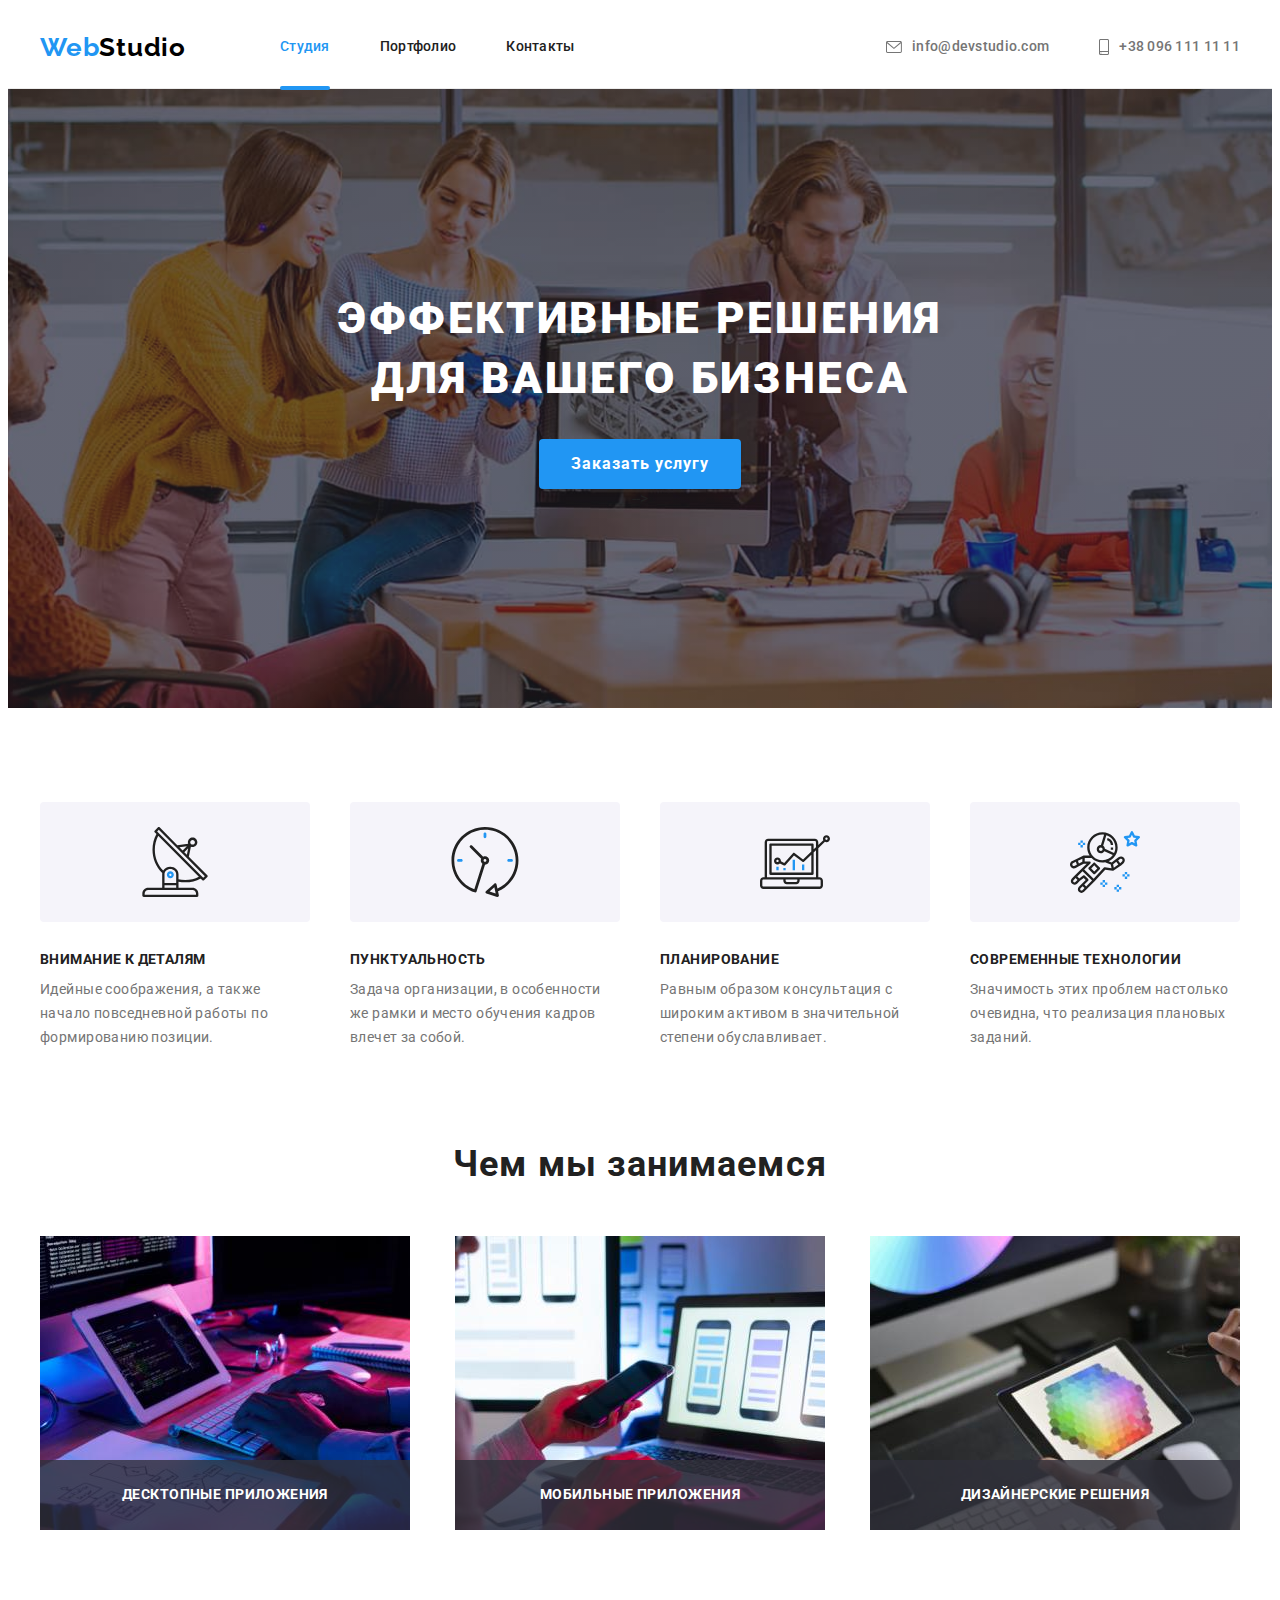
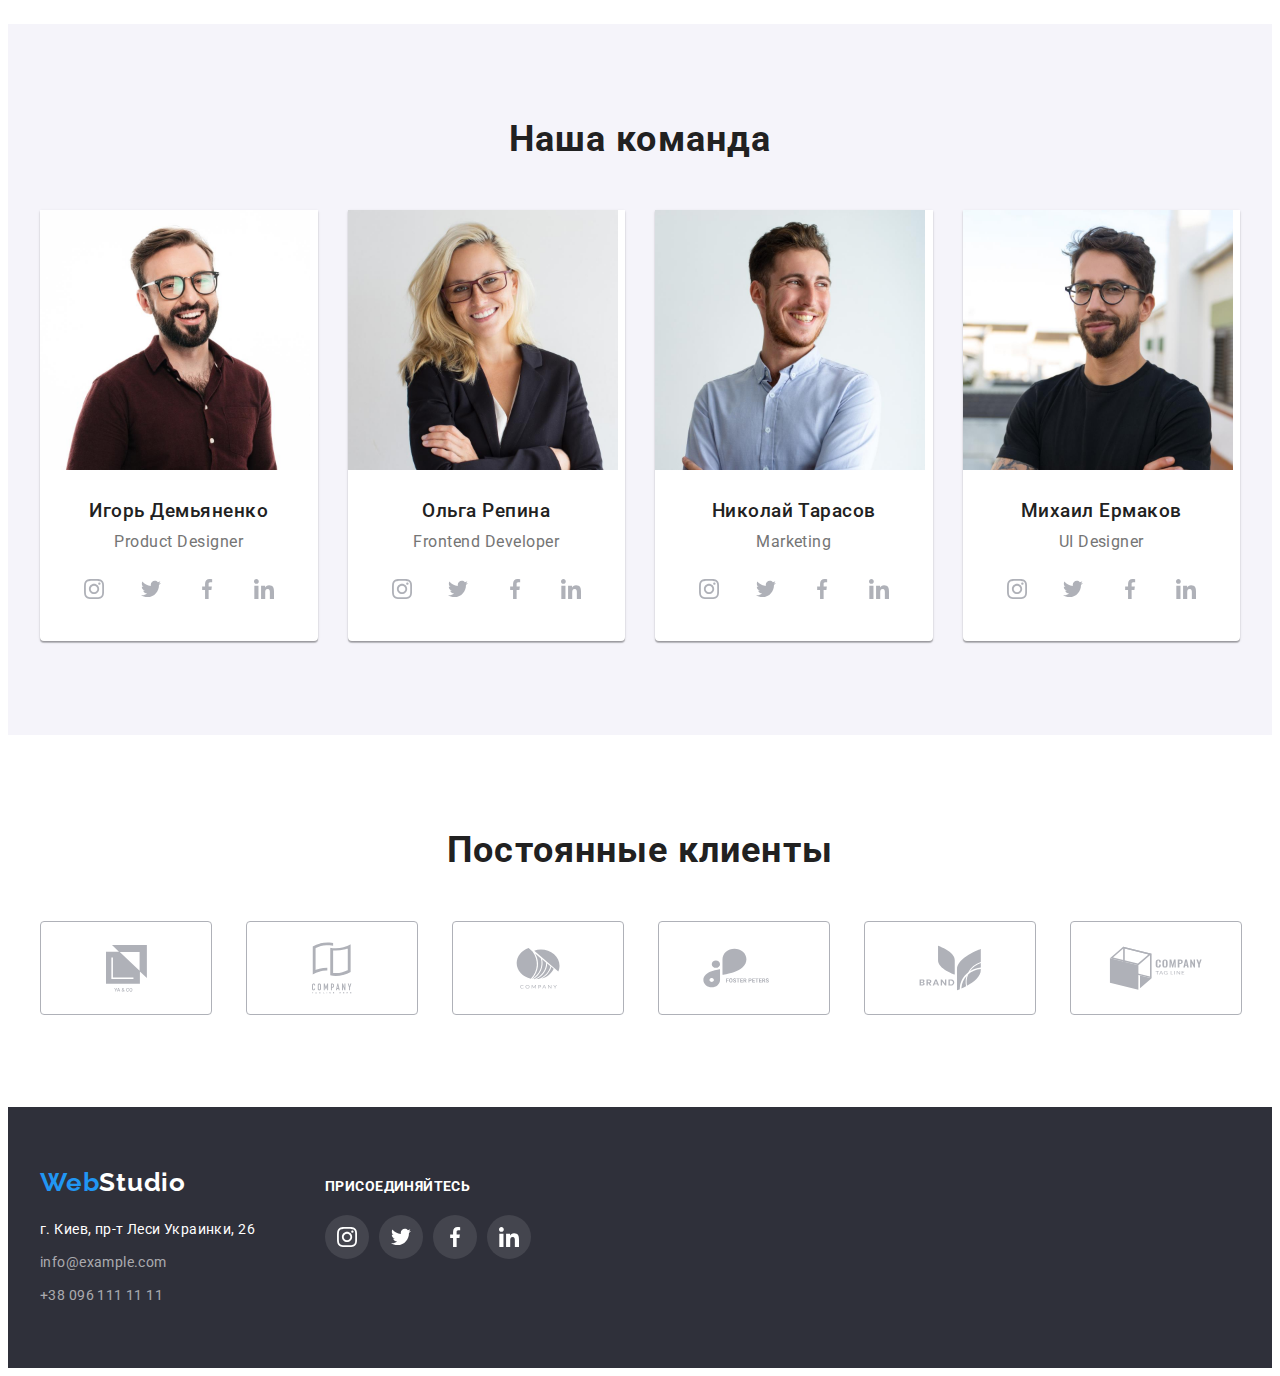
<file: index.html>
<!DOCTYPE html>
<html lang="ru">

<head>
    <meta charset="UTF-8">
    <meta name="author" content="Svitlana Lozovenko">
    <meta name="description" content="GoIT-training. Homework 5. Page 1 of 2">
    <meta http-equiv="X-UA-Compatible" content="IE=edge">
    <meta name="viewport" content="width=device-width, initial-scale=1.0">
    <link rel="preconnect" href="https://fonts.gstatic.com">
    <link
        href="https://fonts.googleapis.com/css2?family=Raleway:wght@700&family=Roboto:wght@400;500;700;900&display=swap"
        rel="stylesheet">
    <link rel="stylesheet" href="https://cdnjs.cloudflare.com/ajax/libs/modern-normalize/1.1.0/modern-normalize.min.css"
        integrity="sha512-wpPYUAdjBVSE4KJnH1VR1HeZfpl1ub8YT/NKx4PuQ5NmX2tKuGu6U/JRp5y+Y8XG2tV+wKQpNHVUX03MfMFn9Q=="
        crossorigin="anonymous" referrerpolicy="no-referrer" />
    <link rel="stylesheet" href="./css/styles.css">

    <title lang="en">Web-Studio</title>
</head>

<body>
    <header class="top-header">
        <div class="block-nav container">
            <nav class="main-nav">
                <a class="logo link link" href="./" lang="en"><span class="blue-text-logo"
                        lang="en">Web</span>Studio</a>
                <ul class="menu list">
                    <li class="menu-item">
                        <a class="menu-link link current" href="./">Студия</a>
                    </li>
                    <li class="menu-item">
                        <a class="menu-link link" href="./portfolio.html">Портфолио</a>
                    </li>
                    <li class="menu-item">
                        <a class="menu-link link" href="">Контакты</a>
                    </li>
                </ul>
            </nav>
            <a class="header-contacts header-mail link" href="mailto:info@devstudio.com">
                <svg class="header-icon" width="16" height="12">
                    <use href="./img/icons.svg#icon-envelope"></use>
                </svg>
                info@devstudio.com</a>
            <a class="header-contacts link" href="tel:++380961111111">
                <svg class="header-icon" width="10" height="16">
                    <use href="./img/icons.svg#icon-smartphone"></use>
                </svg>
                +38 096 111 11 11</a>
        </div>
    </header>

    <main>
        <!--HERO-->
        <section class="hero">
            <div class="hero-wrap container">
                <h1 class="hero-title">Эффективные решения для вашего бизнеса</h1>
                <button class="modal-btn" type="button" data-modal-open>Заказать услугу</button>
            </div>
            <div class="backdrop is-hidden" data-modal>
                <div class="modal-window">
                    <p class="modal-window-title">Оставьте свои данные, мы вам перезвоним</p>
                    <!-- <button class="modal-send-btn" type="button">Отправить</button> -->
                    <button class="modal-close-btn" type="button" data-modal-close>
                        <svg class="close-icon" width="11" height="11">
                            <use href="./img/icons.svg#icon-close"></use>
                        </svg>
                    </button>
                </div>
            </div> -->
        </section>


        <!--Features-->
        <section class="features section">
            <div class="container">
                <h2 class="visually-hidden">Наши приимущества</h2>
                <ul class="features-list list">
                    <li class="features-item">
                        <div class="feature-icon-wrapping">
                            <svg class="feature-icon">
                                <use href="./img/icons.svg#icon-antenna"></use>
                            </svg>
                        </div>
                        <h3 class="features-item-title">Внимание к деталям
                        </h3>
                        <p class="features-item-desc">Идейные соображения, а также начало повседневной работы по
                            формированию позиции.</p>
                    </li>
                    <li class="features-item">
                        <div class="feature-icon-wrapping">
                            <svg class="feature-icon">
                                <use href="./img/icons.svg#icon-clock"></use>
                            </svg>
                        </div>
                        <h3 class="features-item-title">Пунктуальность</h3>
                        <p class="features-item-desc">Задача организации, в особенности же рамки и место обучения
                            кадров
                            влечет за собой.</p>
                    </li>
                    <li class="features-item">
                        <div class="feature-icon-wrapping">
                            <svg class="feature-icon">
                                <use href="./img/icons.svg#icon-diagram"></use>
                            </svg>
                        </div>
                        <h3 class="features-item-title">Планирование</h3>
                        <p class="features-item-desc">Равным образом консультация с широким активом в значительной
                            степени
                            обуславливает.</p>
                    </li>
                    <li class="features-item">
                        <div class="feature-icon-wrapping">
                            <svg class="feature-icon">
                                <use href="./img/icons.svg#icon-astronaut"></use>
                            </svg>
                        </div>
                        <h3 class="features-item-title">Современные
                            технологии</h3>
                        <p class="features-item-desc">Значимость этих проблем настолько очевидна, что реализация
                            плановых
                            заданий.</p>
                    </li>
                </ul>
            </div>
        </section>

        <!--Activity-->
        <section class="activity section">
            <div class="activity-wrap container">
                <h2 class="activity-title">Чем мы занимаемся</h2>
                <ul class="activity-list list">
                    <li class="activity-item">
                        <img class="activity-pic" src="./img/activity/activity1.jpg"
                            alt="Разработчик пишет код по алгоритму">
                        <p class="activity-pic-lable">Десктопные приложения</p>
                    </li>
                    <li class="activity-item">
                        <img class="activity-pic" src="./img/activity/activity2.jpg"
                            alt="Разработчик адаптирует код для телефона">
                        <p class="activity-pic-lable">Мобильные приложения</p>
                    </li>
                    <li class="activity-item">
                        <img class="activity-pic" src="./img/activity/activity3.jpg"
                            alt="Разработчик адаптирует код для планшета">
                        <p class="activity-pic-lable">Дизайнерские решения</p>
                    </li>
                </ul>
            </div>
        </section>

        <!--Team-->
        <section class="team section">
            <div class="container">
                <h2 class="team-cards-title">Наша команда</h2>
                <ul class="team-cards-list list">
                    <li class="team-cards-item">
                        <img class="member-img" src="./img/team/demjanenko.jpg" alt="фотография Игоря Демьяненко"
                            width="270" height="260">
                        <div class="team-card-text">
                            <h3 class="member-name">Игорь Демьяненко</h3>
                            <p class="member-proffesion" lang="en">Product Designer</p>
                            <ul class="social-list list">
                                <li class="social-item">
                                    <a href="" class="social-link link">
                                        <svg class="social-icon">
                                            <use href="./img/icons.svg#icon-instagram"></use>
                                        </svg>
                                    </a>
                                </li>
                                <li class="social-item">
                                    <a href="" class="social-link link">
                                        <svg class="social-icon">
                                            <use href="./img/icons.svg#icon-twitter"></use>
                                        </svg>
                                    </a>
                                </li>
                                <li class="social-item">
                                    <a href="" class="social-link link">
                                        <svg class="social-icon">
                                            <use href="./img/icons.svg#icon-facebook"></use>
                                        </svg>
                                    </a>
                                </li>
                                <li class="social-item">
                                    <a href="" class="social-link link">
                                        <svg class="social-icon">
                                            <use href="./img/icons.svg#icon-linkedin"></use>
                                        </svg>
                                    </a>
                                </li>
                            </ul>
                        </div>
                    </li>
                    <li class="team-cards-item">
                        <img class="member-img" src="./img/team/repina.jpg" alt="фотография Ольги Репиной" width="270"
                            height="260">
                        <div class="team-card-text">
                            <h3 class="member-name">Ольга Репина</h3>
                            <p class="member-proffesion" lang="en">Frontend Developer</p>
                            <ul class="social-list list">
                                <li class="social-item">
                                    <a href="" class="social-link link">
                                        <svg class="social-icon">
                                            <use href="./img/icons.svg#icon-instagram"></use>
                                        </svg>
                                    </a>
                                </li>
                                <li class="social-item">
                                    <a href="" class="social-link link">
                                        <svg class="social-icon">
                                            <use href="./img/icons.svg#icon-twitter"></use>
                                        </svg>
                                    </a>
                                </li>
                                <li class="social-item">
                                    <a href="" class="social-link link">
                                        <svg class="social-icon">
                                            <use href="./img/icons.svg#icon-facebook"></use>
                                        </svg>
                                    </a>
                                </li>
                                <li class="social-item">
                                    <a href="" class="social-link link">
                                        <svg class="social-icon">
                                            <use href="./img/icons.svg#icon-linkedin"></use>
                                        </svg>
                                    </a>
                                </li>
                            </ul>
                        </div>
                    </li>
                    <li class="team-cards-item">
                        <img class="member-img" src="./img/team/tarasov.jpg" alt="фотография Николая Тарасова"
                            width="270" height="260">
                        <div class="team-card-text">
                            <h3 class="member-name">Николай Тарасов</h3>
                            <p class="member-proffesion" lang="en">Marketing</p>
                            <ul class="social-list list">
                                <li class="social-item">
                                    <a href="" class="social-link link">
                                        <svg class="social-icon">
                                            <use href="./img/icons.svg#icon-instagram"></use>
                                        </svg>
                                    </a>
                                </li>
                                <li class="social-item">
                                    <a href="" class="social-link link">
                                        <svg class="social-icon">
                                            <use href="./img/icons.svg#icon-twitter"></use>
                                        </svg>
                                    </a>
                                </li>
                                <li class="social-item">
                                    <a href="" class="social-link link">
                                        <svg class="social-icon">
                                            <use href="./img/icons.svg#icon-facebook"></use>
                                        </svg>
                                    </a>
                                </li>
                                <li class="social-item">
                                    <a href="" class="social-link link">
                                        <svg class="social-icon">
                                            <use href="./img/icons.svg#icon-linkedin"></use>
                                        </svg>
                                    </a>
                                </li>
                            </ul>
                        </div>
                    </li>
                    <li class="team-cards-item">
                        <img class="member-img" src="./img/team/yermakov.jpg" alt="фотография Михаила Ермакова"
                            width="270" height="260">
                        <div class="team-card-text">
                            <h3 class="member-name">Михаил Ермаков</h3>
                            <p class="member-proffesion" lang="en">UI Designer</p>
                            <ul class="social-list list">
                                <li class="social-item">
                                    <a href="" class="social-link link">
                                        <svg class="social-icon">
                                            <use href="./img/icons.svg#icon-instagram"></use>
                                        </svg>
                                    </a>
                                </li>
                                <li class="social-item">
                                    <a href="" class="social-link link">
                                        <svg class="social-icon">
                                            <use href="./img/icons.svg#icon-twitter"></use>
                                        </svg>
                                    </a>
                                </li>
                                <li class="social-item">
                                    <a href="" class="social-link link">
                                        <svg class="social-icon">
                                            <use href="./img/icons.svg#icon-facebook"></use>
                                        </svg>
                                    </a>
                                </li>
                                <li class="social-item">
                                    <a href="" class="social-link link">
                                        <svg class="social-icon">
                                            <use href="./img/icons.svg#icon-linkedin"></use>
                                        </svg>
                                    </a>
                                </li>
                            </ul>
                        </div>
                    </li>
                </ul>
            </div>
        </section>

        <!--Clients-->
        <section class="clients section">
            <div class="container">
                <h2 class="clients-title">Постоянные клиенты</h2>
                <ul class="clients-list list">
                    <li class="client-item">
                        <a href="" class="client-link link">
                            <svg class="client-icon" width="41" height="47">
                                <use href="./img/icons.svg#icon-client-first"></use>
                            </svg>
                        </a>
                    </li>
                    <li class="client-item">
                        <a href="" class="client-link link">
                            <svg class="client-icon" width="40" height="52">
                                <use href="./img/icons.svg#icon-client-second"></use>
                            </svg>
                        </a>
                    </li>
                    <li class="client-item">
                        <a href="" class="client-link link">
                            <svg class="client-icon" width="44" height="42">
                                <use href="./img/icons.svg#icon-client-third"></use>
                            </svg>
                        </a>
                    </li>
                    <li class="client-item">
                        <a href="" class="client-link link">
                            <svg class="client-icon" width="84" height="40">
                                <use href="./img/icons.svg#icon-client-forth"></use>
                            </svg>
                        </a>
                    </li>
                    <li class="client-item">
                        <a href="" class="client-link link">
                            <svg class="client-icon" width="63" height="46">
                                <use href="./img/icons.svg#icon-client-fifth"></use>
                            </svg>
                        </a>
                    </li>
                    <li class="client-item">
                        <a href="" class="client-link link">
                            <svg class="client-icon" width="94" height="44">
                                <use href="./img/icons.svg#icon-client-sixth"></use>
                            </svg>
                        </a>
                    </li>
                </ul>

            </div>
        </section>
    </main>

    <footer class="footer">
        <div class="footer-wrap container">
            <div class="footer-contacts">
                <a class="white-text-logo link" href="./" lang="en"><span class="blue-text-logo"
                        lang="en">Web</span>Studio</a>
                <address class="address">
                    <ul class="address-list list">
                        <li class="address-list-item">
                            <a class="address-location link" href="https://goo.gl/maps/eU8yyStRN8f8yWrFA" target="blank"
                                rel="noopener noreferrer">
                                г. Киев, пр-т Леси Украинки, 26
                            </a>
                        </li>
                        <li class="address-list-item">
                            <a class="info-link link" href="mailto:info@devstudio.com">info@example.com</a>
                        </li>
                        <li class="address-list-item">
                            <a class="info-link link" href="tel:++380961111111">+38 096 111 11 11</a>
                        </li>
                    </ul>
                </address>
            </div>
            <div class="footer-links">
                <p class="footer-links-text">присоединяйтесь</p>
                <ul class="footer-social-list list">
                    <li class="footer-social-item">
                        <a href="" class="footer-social-link link">
                            <svg class="footer-social-icon">
                                <use href="./img/icons.svg#icon-instagram"></use>
                            </svg>
                        </a>
                    </li>
                    <li class="footer-social-item">
                        <a href="" class="footer-social-link link">
                            <svg class="footer-social-icon">
                                <use href="./img/icons.svg#icon-twitter"></use>
                            </svg>
                        </a>
                    </li>
                    <li class="footer-social-item">
                        <a href="" class="footer-social-link link">
                            <svg class="footer-social-icon">
                                <use href="./img/icons.svg#icon-facebook"></use>
                            </svg>
                        </a>
                    </li>
                    <li class="footer-social-item">
                        <a href="" class="footer-social-link link">
                            <svg class="footer-social-icon">
                                <use href="./img/icons.svg#icon-linkedin"></use>
                            </svg>
                        </a>
                    </li>
                </ul>
            </div>
        </div>
    </footer>

    <script src="./js/modal.js"></script>
</body>

</html>
</file>
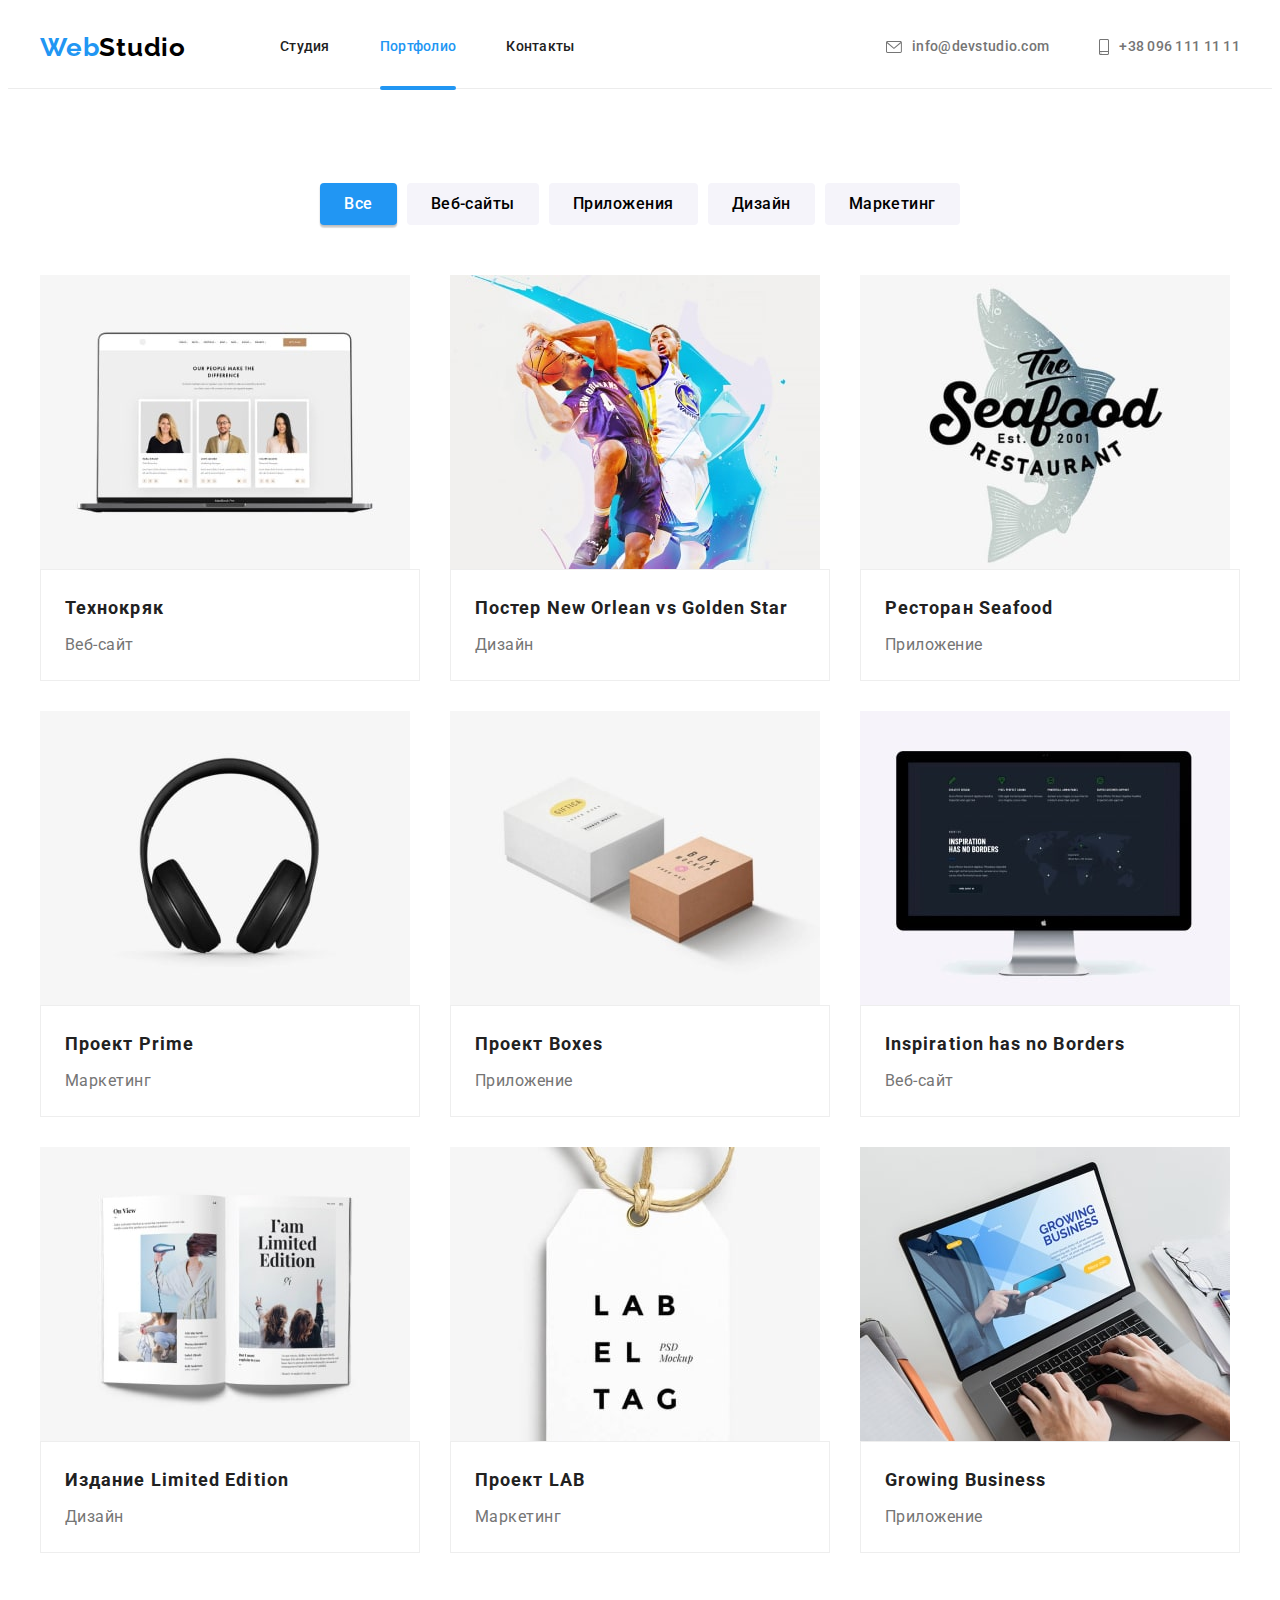
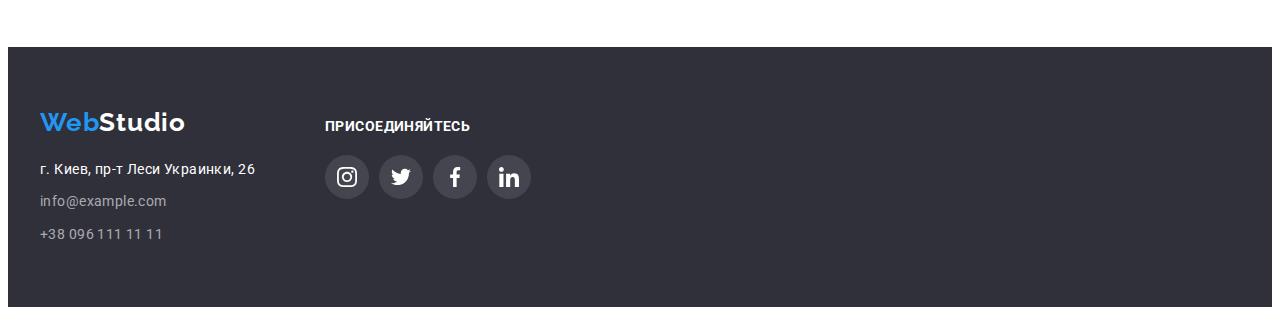
<file: portfolio.html>
<!DOCTYPE html>
<html lang="ru">

<head>
    <meta charset="UTF-8">
    <meta name="author" content="Svitlana Lozovenko">
    <meta name="description" content="GoIT-training. Homework 5. Page 2 of 2">
    <meta http-equiv="X-UA-Compatible" content="IE=edge">
    <meta name="viewport" content="width=device-width, initial-scale=1.0">
    <link
        href="https://fonts.googleapis.com/css2?family=Raleway:wght@700&family=Roboto:wght@400;500;700;900&display=swap"
        rel="stylesheet">
    <link rel="stylesheet" href="https://cdnjs.cloudflare.com/ajax/libs/modern-normalize/1.1.0/modern-normalize.min.css"
        integrity="sha512-wpPYUAdjBVSE4KJnH1VR1HeZfpl1ub8YT/NKx4PuQ5NmX2tKuGu6U/JRp5y+Y8XG2tV+wKQpNHVUX03MfMFn9Q=="
        crossorigin="anonymous" referrerpolicy="no-referrer" />
    <link rel="stylesheet" href="./css/styles.css">

    <title lang="en">Web-Studio portfolio</title>
</head>

<body>
    <header class="top-header">
        <div class="block-nav container">
            <nav class="main-nav">
                <a class="logo link" href="./index.html" lang="en"><span class="blue-text-logo"
                        lang="en">Web</span>Studio</a>
                <ul class="menu list">
                    <li class="menu-item">
                        <a class="menu-link link" href="./index.html">Студия</a>
                    </li>
                    <li class="menu-item">
                        <a class="menu-link link current" href="./portfolio.html">Портфолио</a>
                    </li>
                    <li class="menu-item">
                        <a class="menu-link link" href="">Контакты</a>
                    </li>
                </ul>
            </nav>
            <a class="header-contacts header-mail link" href="mailto:info@devstudio.com">
                <svg class="header-icon" width="16" height="12">
                    <use href="./img/icons.svg#icon-envelope"></use>
                </svg>
                info@devstudio.com</a>
            <a class="header-contacts link" href="tel:++380961111111">
                <svg class="header-icon" width="10" height="16">
                    <use href="./img/icons.svg#icon-smartphone"></use>
                </svg>
                +38 096 111 11 11</a>
        </div>
    </header>

    <main>
        <section class="portfolio-section section">
            <div class="container">
                <h1 class="visually-hidden">Страница портфолио</h1>
                <h2 class="visually-hidden">Секция страницы портфолио</h2>

                <!--Filter buttons-->
                <ul class="filter-btn-list list">
                    <li class="filter-btn-link"><button class="portfolio-btn current" type="button">Все</button></li>
                    <li class="filter-btn-link"><button class="portfolio-btn" type="button">Веб-сайты</button></li>
                    <li class="filter-btn-link"><button class="portfolio-btn" type="button">Приложения</button></li>
                    <li class="filter-btn-link"><button class="portfolio-btn" type="button">Дизайн</button></li>
                    <li class="filter-btn-link"><button class="portfolio-btn" type="button">Маркетинг</button></li>
                </ul>

                <!--Work examples-->
                <ul class="work-list list">
                    <li class="work-item">
                        <a class="work-link link" href="">
                            <div class="card-wrapper"><img class="work-img" src="./img/portfolio/technocryak-min.jpg"
                                    alt="Представление веб-сайта Технокряк" width="370" height="294">
                                <p class="card-overlay-text">Технокряк это современная площадка распространения
                                    коронавируса. Компании используют эту платформу для цифрового
                                    шпионажа и атак на защищённые сервера конкурентов.</p>
                            </div>
                        </a>
                        <div class="work-item-text">
                            <h3 class="work-name">Технокряк</h3>
                            <p class="work-type">Веб-сайт</p>
                        </div>
                    </li>
                    <li class="work-item">
                        <a class="work-link link" href="">
                            <div class="card-wrapper"><img class="work-img" src="./img/portfolio/poster-new-orl-min.jpg"
                                    alt="Представление дизайна постера New Orlean vs Golden Star" width="370"
                                    height="294">
                                <p class="card-overlay-text">Технокряк это современная площадка распространения
                                    коронавируса. Компании используют эту платформу для цифрового
                                    шпионажа и атак на защищённые сервера конкурентов.</p>
                            </div>
                        </a>
                        <div class="work-item-text">
                            <h3 class="work-name">Постер <span lang="en">New Orlean vs Golden Star</span> </h3>
                            <p class="work-type">Дизайн</p>
                        </div>
                    </li>
                    <li class="work-item">
                        <a class="work-link link" href="">
                            <div class="card-wrapper"><img class="work-img" src="./img/portfolio/seafood-min.jpg"
                                    alt="Представление приложения Ресторан Seafood" width="370" height="294">
                                <p class="card-overlay-text">Технокряк это современная площадка распространения
                                    коронавируса. Компании используют эту платформу для цифрового
                                    шпионажа и атак на защищённые сервера конкурентов.</p>
                            </div>
                        </a>
                        <div class="work-item-text">
                            <h3 class="work-name">Ресторан <span lang="en">Seafood</span></h3>
                            <p class="work-type">Приложение</p>
                        </div>
                    </li>
                    <li class="work-item">
                        <a class="work-link link" href="">
                            <div class="card-wrapper"><img class="work-img" src="./img/portfolio/prime-min.jpg"
                                    alt="Представление проект Prime" width="370" height="294">
                                <p class="card-overlay-text">Технокряк это современная площадка распространения
                                    коронавируса. Компании используют эту платформу для цифрового
                                    шпионажа и атак на защищённые сервера конкурентов.</p>
                            </div>
                        </a>
                        <div class="work-item-text">
                            <h3 class="work-name">Проект <span lang="en">Prime</span></h3>
                            <p class="work-type">Маркетинг</p>
                        </div>
                    </li>
                    <li class="work-item">
                        <a class="work-link link" href="">
                            <div class="card-wrapper"><img class="work-img" src="./img/portfolio/boxes-min.jpg"
                                    alt="Представление приложения Проект Boxes" width="370" height="294">
                                <p class="card-overlay-text">Технокряк это современная площадка распространения
                                    коронавируса. Компании используют эту платформу для цифрового
                                    шпионажа и атак на защищённые сервера конкурентов.</p>
                            </div>
                        </a>
                        <div class="work-item-text">
                            <h3 class="work-name">Проект <span lang="en">Boxes</span></h3>
                            <p class="work-type">Приложение</p>
                        </div>
                    </li>
                    <li class="work-item">
                        <a class="work-link link" href="">
                            <div class="card-wrapper"><img class="work-img" src="./img/portfolio/inspiration-min.jpg"
                                    alt="Представление веб-сайта Inspiration has no Borders" width="370" height="294">
                                <p class="card-overlay-text">Технокряк это современная площадка распространения
                                    коронавируса. Компании используют эту платформу для цифрового
                                    шпионажа и атак на защищённые сервера конкурентов.</p>
                            </div>
                        </a>
                        <div class="work-item-text">
                            <h3 class="work-name" lang="en">Inspiration has no Borders</h3>
                            <p class="work-type">Веб-сайт</p>
                        </div>
                    </li>
                    <li class="work-item">
                        <a class="work-link link" href="">
                            <div class="card-wrapper"><img class="work-img" src="./img/portfolio/limited-min.jpg"
                                    alt="Представление дизайна издания Limited Edition" width="370" height="294">
                                <p class="card-overlay-text">Технокряк это современная площадка распространения
                                    коронавируса. Компании используют эту платформу для цифрового
                                    шпионажа и атак на защищённые сервера конкурентов.</p>
                            </div>
                        </a>
                        <div class="work-item-text">
                            <h3 class="work-name">Издание <span lang="en">Limited Edition</span></h3>
                            <p class="work-type">Дизайн</p>
                        </div>
                    </li>
                    <li class="work-item">
                        <a class="work-link link" href="">
                            <div class="card-wrapper"><img class="work-img" src="./img/portfolio/lab-min.jpg"
                                    alt="Представление проекта LAB" width="370" height="294">
                                <p class="card-overlay-text">Технокряк это современная площадка распространения
                                    коронавируса. Компании используют эту платформу для цифрового
                                    шпионажа и атак на защищённые сервера конкурентов.</p>
                            </div>
                        </a>
                        <div class="work-item-text">
                            <h3 class="work-name">Проект <span lang="en">LAB</span></h3>
                            <p class="work-type">Маркетинг</p>
                        </div>
                    </li>
                    <li class="work-item">
                        <a class="work-link link" href="">
                            <div class="card-wrapper"><img class="work-img"
                                    src="./img/portfolio/growing-business-min.jpg"
                                    alt="Представление приложения Growing Business" width="370" height="294">
                                <p class="card-overlay-text">Технокряк это современная площадка распространения
                                    коронавируса. Компании используют эту платформу для цифрового
                                    шпионажа и атак на защищённые сервера конкурентов.</p>
                            </div>
                        </a>
                        <div class="work-item-text">
                            <h3 class="work-name" lang="en">Growing Business</h3>
                            <p class="work-type">Приложение</p>
                        </div>
                    </li>
                </ul>
            </div>
        </section>
    </main>

    <footer class="footer">
        <div class="footer-wrap container">
            <div class="footer-contacts">
                <a class="white-text-logo link" href="./" lang="en"><span class="blue-text-logo"
                        lang="en">Web</span>Studio</a>
                <address class="address">
                    <ul class="address-list list">
                        <li class="address-list-item">
                            <a class="address-location link" href="https://goo.gl/maps/eU8yyStRN8f8yWrFA" target="blank"
                                rel="noopener noreferrer">
                                г. Киев, пр-т Леси Украинки, 26
                            </a>
                        </li>
                        <li class="address-list-item">
                            <a class="info-link link" href="mailto:info@devstudio.com">info@example.com</a>
                        </li>
                        <li class="address-list-item">
                            <a class="info-link link" href="tel:++380961111111">+38 096 111 11 11</a>
                        </li>
                    </ul>
                </address>
            </div>
            <div class="footer-links">
                <p class="footer-links-text">присоединяйтесь</p>
                <ul class="footer-social-list list">
                    <li class="footer-social-item">
                        <a href="" class="footer-social-link link">
                            <svg class="footer-social-icon">
                                <use href="./img/icons.svg#icon-instagram"></use>
                            </svg>
                        </a>
                    </li>
                    <li class="footer-social-item">
                        <a href="" class="footer-social-link link">
                            <svg class="footer-social-icon">
                                <use href="./img/icons.svg#icon-twitter"></use>
                            </svg>
                        </a>
                    </li>
                    <li class="footer-social-item">
                        <a href="" class="footer-social-link link">
                            <svg class="footer-social-icon">
                                <use href="./img/icons.svg#icon-facebook"></use>
                            </svg>
                        </a>
                    </li>
                    <li class="footer-social-item">
                        <a href="" class="footer-social-link link">
                            <svg class="footer-social-icon">
                                <use href="./img/icons.svg#icon-linkedin"></use>
                            </svg>
                        </a>
                    </li>
                </ul>
            </div>
        </div>
    </footer>
</body>

</html>
</file>
<file: css/styles.css>
:root {
  --main-color: #212121;
  --accent-color: #2196f3;
  --small-text-color: #757575;
  --another-main-color: #ffffff;
  --main-font: "Roboto", sans-serif;
  --secondary-font: "Raleway", sans-serif;
  --transition-color: color 250ms cubic-bezier(0.4, 0, 0.2, 1);
  --transition-fill: fill 250ms cubic-bezier(0.4, 0, 0.2, 1);
  --transition-background-color: background-color 250ms
    cubic-bezier(0.4, 0, 0.2, 1);
}

h1,
h2,
h3,
h4,
h5,
h6,
p {
  margin-top: 0;
  margin-bottom: 0;
}

ul,
ol {
  margin-top: 0;
  margin-bottom: 0;
  padding-left: 0;
}

img {
  display: block;
}

body {
  font-family: var(--main-font);
  background: var(--another-main-color);
  color: var(--main-color);
}

.list {
  list-style: none;
}

.link {
  text-decoration: none;
  outline: none;
}

.menu-link.current {
  color: var(--accent-color);
}

.container {
  width: 1200px;
  padding-left: 15px;
  padding-right: 15px;
  margin: 0 auto;
}

.section {
  padding-top: 94px;
  padding-bottom: 94px;
}

.visually-hidden {
  position: absolute;
  clip: rect(0 0 0 0);
  width: 1px;
  height: 1px;
  margin: -1px;
}

/*---------HEADER-------*/
.top-header {
  padding-top: 24px;
  padding-bottom: 25px;
  border-bottom: 1px solid #ececec;
}

.block-nav {
  display: flex;
  align-items: center;
}

.main-nav {
  display: flex;
  align-items: center;
}

.menu {
  display: flex;
  align-items: center;
}

.logo {
  font-family: var(--secondary-font);
  font-weight: 700;
  font-size: 26px;
  line-height: 1.19;
  letter-spacing: 0.03em;
  color: #000000;
  margin-right: 94px;
}

.blue-text-logo {
  font-family: var(--secondary-font);
  font-weight: 700;
  font-size: 26px;
  line-height: 1.19;
  letter-spacing: 0.03em;
  color: var(--accent-color);
}

.menu-link {
  font-weight: 500;
  font-size: 14px;
  line-height: 1.14;
  letter-spacing: 0.02em;
  color: var(--main-color);
  display: block;
  position: relative;
  transition: var(--transition-color);
}

.menu-link:hover,
.menu-link:focus {
  color: var(--accent-color);
  outline: none;
}

.menu-link.current::after {
  content: "";
  display: block;
  width: 100%;
  height: 4px;
  left: 0;
  bottom: -35px;
  border-radius: 2px;
  background-color: var(--accent-color);
  position: absolute;
}

.menu-item:not(:last-child) {
  margin-right: 50px;
}

.header-mail {
  margin-right: 50px;
  margin-left: auto;
}

.header-contacts {
  display: flex;
  align-items: center;
  font-weight: 500;
  font-size: 14px;
  line-height: 1.14;
  letter-spacing: 0.02em;
  color: var(--small-text-color);
  fill: var(--small-text-color);
  transition: var(--transition-color), var(--transition-fill);
}

.header-icon {
  margin-right: 10px;
}

.header-contacts:hover,
.header-contacts:focus {
  color: var(--accent-color);
  fill: var(--accent-color);
  outline: none;
}

/*==================HERO=====================*/
.hero {
  background: #2f303a;
  padding-top: 200px;
  padding-bottom: 200px;
  text-align: center;
  max-width: 1600px;
  background-image: linear-gradient(
      rgba(47, 48, 58, 0.4),
      rgba(47, 48, 58, 0.4)
    ),
    url(../img/hero/hero-img.jpg);
  background-color: #c4c4c4;
  background-repeat: no-repeat;
  background-size: cover;
  background-position: center;
  margin: 0 auto;
}

.hero-title {
  font-weight: 900;
  font-size: 44px;
  line-height: 1.36;
  letter-spacing: 0.06em;
  text-transform: uppercase;
  color: var(--another-main-color);
  max-width: 696px;
  margin: 0 auto 30px;
}

/* ---------Модальная кнопка открытия окна--------- */

.modal-btn {
  font-family: inherit;
  font-weight: 700;
  font-size: 16px;
  line-height: 1.88;
  letter-spacing: 0.06em;
  color: var(--another-main-color);
  cursor: pointer;
  background: var(--accent-color);
  box-shadow: 0px 4px 4px rgba(0, 0, 0, 0.15);
  border: none;
  border-radius: 4px;
  padding: 10px 32px;
  transition: var(--transition-background-color);
}

.modal-btn:hover,
.modal-btn:focus {
  background-color: #188ce8;
  outline: none;
}

/* -------------Модальное окно------------- */

.backdrop {
  position: fixed;
  top: 0;
  left: 0;
  width: 100vw;
  height: 100vh;
  z-index: 1000;
  background-color: rgba(0, 0, 0, 0.2);

  opacity: 1;
  visibility: visible;
  pointer-events: auto;
  transition: opacity 250ms cubic-bezier(0.4, 0, 0.2, 1),
    visibility 250ms cubic-bezier(0.4, 0, 0.2, 1);

  display: flex;
}

.backdrop.is-hidden {
  opacity: 0;
  visibility: hidden;
  pointer-events: none;
}

.backdrop.is-hidden .modal-window {
  transform: translate(-50%, -50%) scale(0.5);
  opacity: 0;
}

.modal-window {
  position: absolute;
  top: 50%;
  left: 50%;

  min-width: 528px;
  min-height: 580px;
  background: var(--another-main-color);
  box-shadow: 0px 1px 3px rgba(0, 0, 0, 0.12), 0px 1px 1px rgba(0, 0, 0, 0.14),
    0px 2px 1px rgba(0, 0, 0, 0.2);
  border-radius: 4px;

  transform: translate(-50%, -50%) scale(1);
  opacity: 1;

  transition: opacity 250ms cubic-bezier(0.4, 0, 0.2, 1),
    transform 250ms cubic-bezier(0.4, 0, 0.2, 1);
}

.modal-window-title {
  font-weight: 700;
  font-size: 20px;
  line-height: 1.15;
  text-align: center;
  letter-spacing: 0.03em;
  color: var(--main-color);

  position: absolute;
  top: 40px;
  left: 40px;
}

.modal-close-btn {
  position: absolute;
  top: 8px;
  right: 8px;
  width: 30px;
  height: 30px;
  background: var(--another-main-color);
  border: 1px solid rgba(0, 0, 0, 0.1);
  border-radius: 50%;
  display: flex;
  align-items: center;
  justify-content: center;
  fill: #000000;
  cursor: pointer;
}

.close-icon {
  visibility: inherit;
  pointer-events: inherit;
}

/*=====================Features===================*/
.features-list {
  display: flex;
  justify-content: space-between;
}

.features-item {
  width: 270px;
}

.feature-icon-wrapping {
  display: flex;
  width: 270px;
  height: 120px;
  background-color: #f5f4fa;
  border-radius: 4px;
  justify-content: center;
  align-items: center;
  margin-bottom: 30px;
}

.feature-icon {
  width: 70px;
  height: 70px;
  background-color: #f5f4fa;
  border-radius: 4px;
}

.features-item-title {
  font-weight: 700;
  font-size: 14px;
  line-height: 1.14;
  letter-spacing: 0.03em;
  text-transform: uppercase;
  margin-bottom: 10px;
}

.features-item-desc {
  font-size: 14px;
  line-height: 1.71;
  letter-spacing: 0.03em;
  color: var(--small-text-color);
}

/*===================Activity============*/
.activity {
  padding-top: 0;
}

.activity-title {
  font-weight: 700;
  font-size: 36px;
  line-height: 1.17;
  text-align: center;
  letter-spacing: 0.03em;
  margin-bottom: 50px;
}

.activity-list {
  display: flex;
  justify-content: space-between;
}

.activity-item {
  width: 370px;
  height: 294px;
  position: relative;
}

.activity-item > .activity-pic-lable {
  position: absolute;
  width: 100%;
  bottom: 0;
  padding: 27px 0;

  background-color: rgba(47, 48, 58, 0.8);
  font-weight: 700;
  font-size: 14px;
  line-height: 1.14;
  text-align: center;
  letter-spacing: 0.03em;
  text-transform: uppercase;
  color: var(--another-main-color);
}

.activity-pic {
  max-width: 100%;
  height: auto;
}

/*==============Team===================*/
.team {
  background: #f5f4fa;
}

.team-cards-title {
  font-weight: 700;
  font-size: 36px;
  line-height: 1.17;
  text-align: center;
  letter-spacing: 0.03em;
  margin-bottom: 50px;
}

.team-cards-list {
  display: flex;
  flex-wrap: wrap;
  margin-left: -30px;
  margin-top: -30px;
}

.team-cards-item {
  background: var(--another-main-color);
  box-shadow: 0px 1px 3px rgba(0, 0, 0, 0.12), 0px 1px 1px rgba(0, 0, 0, 0.14),
    0px 2px 1px rgba(0, 0, 0, 0.2);
  border-radius: 0px 0px 4px 4px;
  margin-left: 30px;
  margin-top: 30px;
  flex-basis: calc((100% - 120px) / 4);
}

.team-card-text {
  text-align: center;
  font-size: 16px;
  line-height: 1.19;
  letter-spacing: 0.03em;
  padding: 30px 32px;
}

.member-name {
  font-weight: 500;
  margin-bottom: 10px;
}

.member-proffesion {
  color: var(--small-text-color);
  margin-bottom: 16px;
}

.social-list {
  display: flex;
  justify-content: space-between;
}

.social-item {
  width: 44px;
  height: 44px;
}

.social-icon {
  width: 20px;
  height: 20px;
}

.social-link {
  display: flex;
  width: 100%;
  height: 100%;
  border-radius: 50%;
  background-color: #ffffff;
  justify-content: center;
  align-items: center;
  fill: #afb1b8;
  transition: var(--transition-background-color), var(--transition-fill);
}

.social-link:hover,
.social-link:focus {
  background-color: var(--accent-color);
  fill: var(--another-main-color);
  outline: none;
}

/* ===================CLIENTS================= */

.clients {
  background-color: var(--another-main-color);
}

.clients-title {
  font-weight: 700;
  font-size: 36px;
  line-height: 1.17;
  text-align: center;
  letter-spacing: 0.03em;
  margin-bottom: 50px;
}

.clients-list {
  display: flex;
  flex-wrap: wrap;
  justify-content: space-between;
}

.client-item {
  width: 170px;
  height: 92px;
}

.client-link {
  display: flex;
  justify-content: center;
  align-items: center;
  width: 100%;
  height: 100%;
  border: 1px solid #afb1b8;
  border-radius: 4px;
  background-color: transparent;
  fill: #afb1b8;
  transition: var(--transition-fill),
    border 250ms cubic-bezier(0.4, 0, 0.2, 1) 0ms;
}

.client-link:focus,
.client-link:hover {
  fill: var(--accent-color);
  border: 1px solid var(--accent-color);
  outline: none;
}

/*==================FOOTER===================*/
.footer {
  background: #2f303a;
  padding-top: 60px;
  padding-bottom: 60px;
}

.footer-wrap {
  display: flex;
}

.footer-contacts {
  margin-right: 70px;
}

.white-text-logo {
  font-family: var(--secondary-font);
  font-weight: 700;
  font-size: 26px;
  line-height: 1.19;
  letter-spacing: 0.03em;
  color: var(--another-main-color);
  display: block;
  margin-bottom: 20px;
}

.address {
  font-style: normal;
}

.address-list-item:not(:last-child) {
  margin-bottom: 9px;
}

.address-location {
  font-size: 14px;
  line-height: 1.71;
  letter-spacing: 0.03em;
  color: var(--another-main-color);
  transition: var(--transition-color);
}

.info-link {
  font-size: 14px;
  line-height: 1.71;
  letter-spacing: 0.03em;
  color: rgba(255, 255, 255, 0.6);
  transition: var(--transition-color);
}

.address-location:hover,
.address-location:focus,
.info-link:hover,
.info-link:focus {
  color: var(--accent-color);
  outline: none;
}

.footer-links {
  padding-top: 12px;
}

.footer-links-text {
  font-weight: 700;
  font-size: 14px;
  line-height: 1.14;
  letter-spacing: 0.03em;
  text-transform: uppercase;
  color: var(--another-main-color);
  margin-bottom: 20px;
}

.footer-social-list {
  display: flex;
  justify-content: space-between;
}

.footer-social-item {
  width: 44px;
  height: 44px;
}

.footer-social-item:not(:last-child) {
  margin-right: 10px;
}

.footer-social-icon {
  width: 20px;
  height: 20px;
}

.footer-social-link {
  display: flex;
  width: 100%;
  height: 100%;
  justify-content: center;
  align-items: center;
  border-radius: 50%;
  background-color: rgba(255, 255, 255, 0.1);
  fill: var(--another-main-color);
  transition: var(--transition-background-color);
}

.footer-social-link:hover,
.footer-social-link:focus {
  background-color: var(--accent-color);
  outline: none;
}

/*=================Web-Studio portfolio==============*/
/*=================Filter buttons================*/
.filter-btn-list {
  display: flex;
  flex-wrap: wrap;
  padding-bottom: 50px;
  justify-content: center;
}

.filter-btn-link:not(:last-child) {
  margin-right: 10px;
}

.portfolio-btn {
  font-family: inherit;
  font-weight: 500;
  font-size: 16px;
  line-height: 1.62;
  text-align: center;
  letter-spacing: 0.03em;
  background-color: #f5f4fa;
  border-radius: 4px;
  cursor: pointer;
  border: none;
  padding: 8px 24px;
  transition: var(--transition-color), var(--transition-background-color),
    box-shadow 250ms cubic-bezier(0.4, 0, 0.2, 1) 0ms;
}

.portfolio-btn.current {
  color: var(--another-main-color);
  background-color: var(--accent-color);
  box-shadow: 0px 3px 1px rgba(0, 0, 0, 0.1), 0px 1px 2px rgba(0, 0, 0, 0.08),
    0px 2px 2px rgba(0, 0, 0, 0.12);
}

.portfolio-btn:hover,
.portfolio-btn:focus {
  color: var(--another-main-color);
  background-color: var(--accent-color);
  box-shadow: 0px 3px 1px rgba(0, 0, 0, 0.1), 0px 1px 2px rgba(0, 0, 0, 0.08),
    0px 2px 2px rgba(0, 0, 0, 0.12);
  outline: none;
}

/*-------------Work examples-------------*/

.work-list {
  display: flex;
  flex-wrap: wrap;
  margin-left: -30px;
  margin-top: -30px;
}

.work-item {
  margin-left: 30px;
  margin-top: 30px;
  flex-basis: calc((100% - 90px) / 3);
  transition: box-shadow 250ms cubic-bezier(0.4, 0, 0.2, 1) 0ms;
}

.work-link {
  display: block;
}

.card-wrapper {
  position: relative;
  overflow: hidden;
}

.work-img {
  display: block;
  max-width: 100%;
  height: auto;
}

.card-overlay-text {
  padding: 63px 24px;
  font-size: 18px;
  line-height: 1.56;
  letter-spacing: 0.03em;
  color: var(--another-main-color);
  background-color: rgba(33, 150, 243, 0.9);

  position: absolute;
  top: 0;
  left: 0;
  width: 100%;
  height: 100%;
  overflow: auto;

  transform: translateY(101%);
  transition: transform 250ms cubic-bezier(0.4, 0, 0.2, 1);
}

.work-link:hover .card-overlay-text,
.work-link:focus .card-overlay-text {
  transform: translateY(0);
}

.work-item:hover {
  box-shadow: 0px 1px 1px rgba(0, 0, 0, 0.12), 0px 4px 4px rgba(0, 0, 0, 0.06),
    1px 4px 6px rgba(0, 0, 0, 0.16);
  outline: none;
}

.work-item-text {
  padding: 20px 24px;
  border: 1px solid #eeeeee;
}

.work-name {
  font-weight: 700;
  font-size: 18px;
  line-height: 2;
  letter-spacing: 0.06em;
  padding-bottom: 4px;
}

.work-type {
  font-size: 16px;
  line-height: 1.87;
  letter-spacing: 0.03em;
  color: var(--small-text-color);
}
</file>
